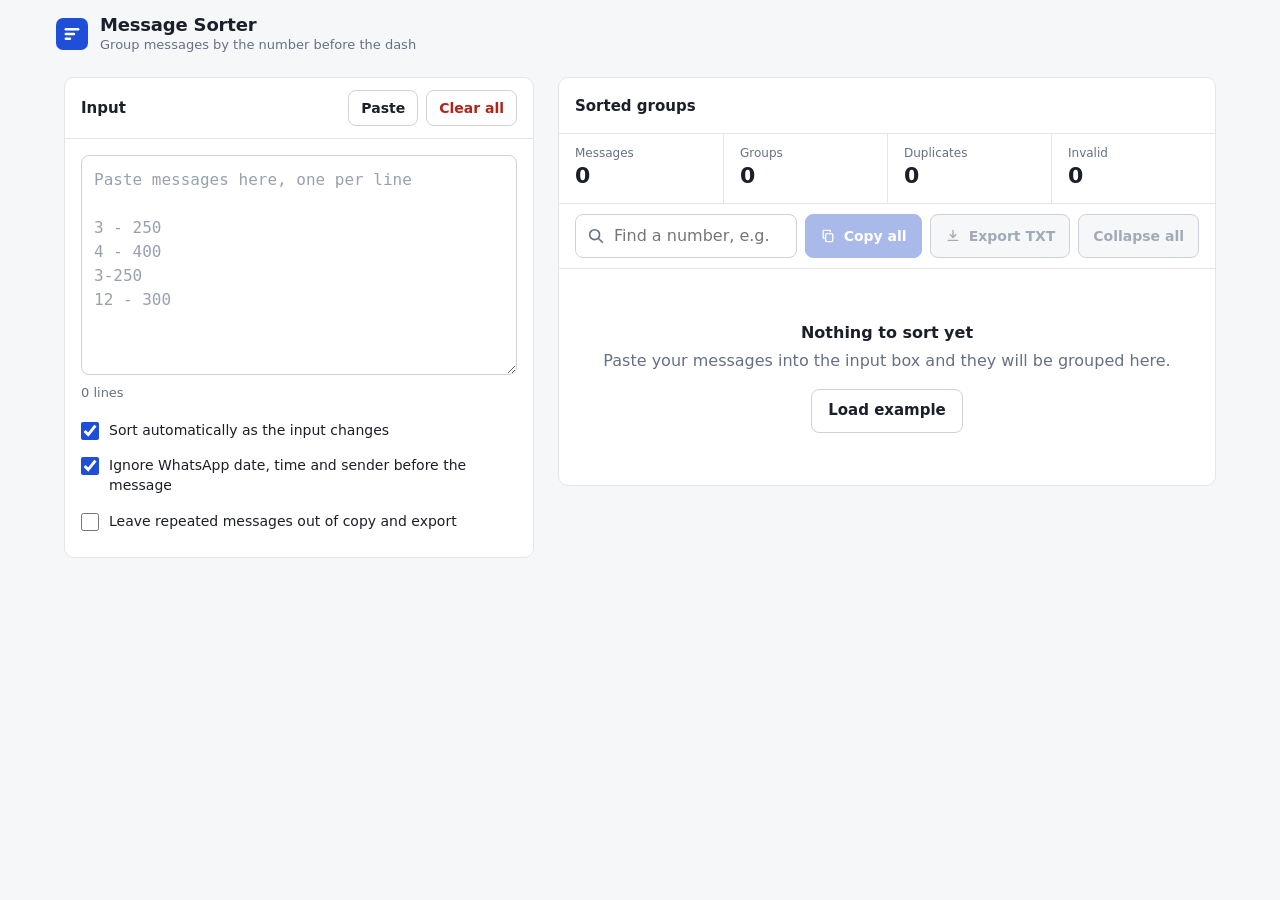
<file: index.html>
<!doctype html>
<html lang="en">
<head>
  <meta charset="utf-8">
  <meta name="viewport" content="width=device-width, initial-scale=1, viewport-fit=cover">
  <title>Message Sorter</title>
  <meta name="description" content="Paste WhatsApp messages and group them by the number before the dash. Runs entirely in your browser.">
  <meta name="theme-color" content="#ffffff">
  <meta name="mobile-web-app-capable" content="yes">
  <meta name="apple-mobile-web-app-capable" content="yes">
  <meta name="apple-mobile-web-app-title" content="Message Sorter">
  <link rel="manifest" href="manifest.json">
  <link rel="icon" href="icon.svg" type="image/svg+xml">
  <link rel="apple-touch-icon" href="icon-192.png">
  <link rel="stylesheet" href="styles.css">
</head>
<body>
  <header class="app-header">
    <div class="brand">
      <span class="brand-mark" aria-hidden="true">
        <svg viewBox="0 0 32 32" width="32" height="32"><rect width="32" height="32" rx="7" fill="currentColor"/><rect x="8.6" y="10" width="14.8" height="2.4" rx="1.2" fill="#fff"/><rect x="8.6" y="14.8" width="10.6" height="2.4" rx="1.2" fill="#fff"/><rect x="8.6" y="19.6" width="6.5" height="2.4" rx="1.2" fill="#fff"/></svg>
      </span>
      <div>
        <h1>Message Sorter</h1>
        <p>Group messages by the number before the dash</p>
      </div>
    </div>
    <button id="installBtn" class="btn btn-sm" type="button" hidden>Install app</button>
  </header>

  <main class="layout">
    <!-- INPUT -->
    <section class="panel input-panel" aria-labelledby="inputTitle">
      <div class="panel-head">
        <h2 id="inputTitle">Input</h2>
        <div class="head-actions">
          <button id="pasteBtn" class="btn btn-sm" type="button">Paste</button>
          <button id="clearBtn" class="btn btn-sm btn-quiet-danger" type="button">Clear all</button>
        </div>
      </div>
      <div class="panel-body">
        <label for="input" class="sr-only">Paste messages, one per line</label>
        <textarea id="input" spellcheck="false" autocomplete="off" autocapitalize="off" autocorrect="off"
          placeholder="Paste messages here, one per line&#10;&#10;3 - 250&#10;4 - 400&#10;3-250&#10;12 - 300"></textarea>

        <div class="input-meta">
          <span id="lineCount">0 lines</span>
          <a class="link mobile-only" href="#resultsPanel">View results</a>
        </div>

        <div class="options">
          <label class="check"><input type="checkbox" id="autoSort" checked><span>Sort automatically as the input changes</span></label>
          <label class="check"><input type="checkbox" id="stripPrefix" checked><span>Ignore WhatsApp date, time and sender before the message</span></label>
          <label class="check"><input type="checkbox" id="skipDupes"><span>Leave repeated messages out of copy and export</span></label>
        </div>

        <button id="sortBtn" class="btn btn-primary btn-block" type="button" hidden>Sort messages</button>
      </div>
    </section>

    <!-- RESULTS -->
    <section class="panel results-panel" id="resultsPanel" aria-labelledby="resultsTitle">
      <div class="panel-head">
        <h2 id="resultsTitle">Sorted groups</h2>
        <span id="resultNote" class="muted small"></span>
      </div>

      <dl class="stats" aria-label="Statistics">
        <div class="stat"><dt>Messages</dt><dd id="statTotal">0</dd></div>
        <div class="stat"><dt>Groups</dt><dd id="statGroups">0</dd></div>
        <div class="stat"><dt>Duplicates</dt><dd id="statDupes">0</dd></div>
        <div class="stat"><dt>Invalid</dt><dd id="statInvalid">0</dd></div>
      </dl>

      <div class="toolbar">
        <div class="search">
          <svg viewBox="0 0 20 20" width="18" height="18" aria-hidden="true"><circle cx="8.5" cy="8.5" r="5.5" fill="none" stroke="currentColor" stroke-width="1.8"/><path d="M13 13l4 4" stroke="currentColor" stroke-width="1.8" stroke-linecap="round"/></svg>
          <label for="search" class="sr-only">Search for a group number</label>
          <input id="search" type="search" inputmode="decimal" autocomplete="off" placeholder="Find a number, e.g. 3 or 3, 12">
        </div>
        <div class="toolbar-actions">
          <button id="copyAll" class="btn btn-primary" type="button" disabled>
            <svg viewBox="0 0 20 20" width="16" height="16" aria-hidden="true"><rect x="7" y="7" width="9" height="10" rx="1.8" fill="none" stroke="currentColor" stroke-width="1.7"/><path d="M13 4.5V4a1 1 0 0 0-1-1H5a1 1 0 0 0-1 1v8a1 1 0 0 0 1 1h.5" fill="none" stroke="currentColor" stroke-width="1.7" stroke-linecap="round"/></svg>
            <span class="label">Copy all</span>
          </button>
          <button id="exportBtn" class="btn" type="button" disabled>
            <svg viewBox="0 0 20 20" width="16" height="16" aria-hidden="true"><path d="M10 3v9m0 0l-3.5-3.5M10 12l3.5-3.5M4 15.5h12" fill="none" stroke="currentColor" stroke-width="1.7" stroke-linecap="round" stroke-linejoin="round"/></svg>
            <span class="label">Export TXT</span>
          </button>
          <button id="collapseAll" class="btn" type="button" disabled>Collapse all</button>
        </div>
      </div>

      <div id="staleNote" class="notice" hidden>The input has changed. Press <strong>Sort messages</strong> to update the results.</div>

      <div id="results" class="results"></div>

      <div id="grandTotal" class="grand-total" hidden>
        <div>
          <div id="grandLabel" class="grand-label">Grand total</div>
          <div id="grandMeta" class="grand-meta"></div>
        </div>
        <div id="grandValue" class="grand-value">0</div>
      </div>

      <details id="invalidBox" class="invalid-box" hidden>
        <summary><span id="invalidTitle">Invalid lines</span></summary>
        <p class="muted small">These lines do not start with a number followed by a dash, so they were left out of the groups.</p>
        <ul id="invalidList"></ul>
      </details>
    </section>
  </main>

  <div id="toast" class="toast" role="status" aria-live="polite" hidden></div>
  <noscript><p class="noscript">Message Sorter needs JavaScript to run.</p></noscript>

  <script src="sorter.js"></script>
  <script src="app.js"></script>
</body>
</html>
</file>
<file: styles.css>
:root {
  --bg: #f6f7f9;
  --surface: #ffffff;
  --border: #e3e6eb;
  --border-strong: #cdd2da;
  --text: #1a1f29;
  --muted: #667085;
  --accent: #1f4fd8;
  --accent-hover: #1a43b8;
  --accent-soft: #eef3ff;
  --warn-bg: #fff8e6;
  --warn-edge: #e0b23c;
  --warn-text: #7a5200;
  --danger: #b42318;
  --danger-soft: #fef3f2;
  --radius: 10px;
  --mono: ui-monospace, SFMono-Regular, Menlo, Consolas, "Roboto Mono", monospace;
}

*, *::before, *::after { box-sizing: border-box; }
[hidden] { display: none !important; }

html { -webkit-text-size-adjust: 100%; }

body {
  margin: 0;
  background: var(--bg);
  color: var(--text);
  font: 16px/1.5 system-ui, -apple-system, "Segoe UI", Roboto, "Helvetica Neue", Arial, sans-serif;
  -webkit-tap-highlight-color: transparent;
}

h1, h2, p, dl, dd, ul, ol { margin: 0; padding: 0; }
ul, ol { list-style: none; }

.sr-only {
  position: absolute; width: 1px; height: 1px; margin: -1px; padding: 0;
  overflow: hidden; clip: rect(0 0 0 0); white-space: nowrap; border: 0;
}
.muted { color: var(--muted); }
.small { font-size: 13px; }

:focus-visible { outline: 2px solid var(--accent); outline-offset: 2px; }

/* ---------- Header ---------- */
.app-header {
  display: flex; align-items: center; justify-content: space-between; gap: 12px;
  max-width: 1200px; margin: 0 auto;
  padding: 14px 16px 0;
  padding-top: max(14px, env(safe-area-inset-top));
}
.brand { display: flex; align-items: center; gap: 12px; min-width: 0; }
.brand-mark { color: var(--accent); display: inline-flex; flex: none; }
.brand h1 { font-size: 18px; line-height: 1.25; font-weight: 650; letter-spacing: -0.01em; }
.brand p { font-size: 13px; color: var(--muted); line-height: 1.3; }

/* ---------- Layout ---------- */
.layout {
  display: grid; grid-template-columns: minmax(0, 1fr); gap: 16px;
  max-width: 1200px; margin: 0 auto; padding: 16px;
  padding-bottom: max(24px, env(safe-area-inset-bottom));
}
.panel {
  background: var(--surface);
  border: 1px solid var(--border);
  border-radius: var(--radius);
}
.panel-head {
  display: flex; align-items: center; justify-content: space-between; gap: 12px;
  padding: 12px 16px; border-bottom: 1px solid var(--border);
  min-height: 56px;
}
.panel-head h2 { font-size: 15px; font-weight: 650; }
.head-actions { display: flex; gap: 8px; }
.panel-body { padding: 16px; }

.results-panel { scroll-margin-top: 8px; }

@media (min-width: 900px) {
  .layout { grid-template-columns: minmax(320px, 5fr) minmax(0, 7fr); gap: 24px; padding: 24px; align-items: start; }
  .input-panel { position: sticky; top: 16px; }
  #input { height: max(280px, calc(100vh - 360px)); }
  .mobile-only { display: none !important; }
}

/* ---------- Buttons ---------- */
.btn {
  display: inline-flex; align-items: center; justify-content: center; gap: 8px;
  min-height: 44px; padding: 0 16px;
  font: inherit; font-size: 15px; font-weight: 550; line-height: 1;
  color: var(--text); background: var(--surface);
  border: 1px solid var(--border-strong); border-radius: 8px;
  cursor: pointer; white-space: nowrap;
  touch-action: manipulation;
}
.btn:hover:not(:disabled) { background: #f3f5f8; }
.btn:active:not(:disabled) { background: #e9ecf1; }
.btn:disabled { color: #a3aab7; background: #f6f7f9; cursor: not-allowed; }
.btn svg { flex: none; }

.btn-primary { color: #fff; background: var(--accent); border-color: var(--accent); }
.btn-primary:hover:not(:disabled) { background: var(--accent-hover); }
.btn-primary:active:not(:disabled) { background: #163a99; }
.btn-primary:disabled { color: #fff; background: #a9b9ea; border-color: #a9b9ea; }

.btn-sm { min-height: 36px; padding: 0 12px; font-size: 14px; }
.btn-block { width: 100%; }
.btn-quiet-danger { color: var(--danger); }
.btn-quiet-danger:hover:not(:disabled) { background: var(--danger-soft); }

@media (pointer: coarse) {
  .btn-sm { min-height: 40px; }
}

.link { color: var(--accent); font-size: 14px; font-weight: 550; text-decoration: none; }
.link:hover { text-decoration: underline; }

/* ---------- Input ---------- */
#input {
  display: block; width: 100%; height: 220px; min-height: 160px; resize: vertical;
  padding: 12px; font: 16px/1.5 var(--mono); color: var(--text);
  background: #fff; border: 1px solid var(--border-strong); border-radius: 8px;
}
#input::placeholder { color: #98a1b0; }
#input:focus { outline: none; border-color: var(--accent); box-shadow: 0 0 0 3px rgba(31, 79, 216, 0.15); }

.input-meta {
  display: flex; justify-content: space-between; align-items: center;
  margin: 8px 0 12px; font-size: 13px; color: var(--muted);
}

.options { display: grid; gap: 4px; margin-bottom: 4px; }
.check { display: flex; align-items: flex-start; gap: 10px; padding: 6px 0; font-size: 14px; cursor: pointer; line-height: 1.4; }
.check input { flex: none; width: 18px; height: 18px; margin: 1px 0 0; accent-color: var(--accent); }
#sortBtn { margin-top: 12px; }

/* ---------- Stats ---------- */
.stats { display: grid; grid-template-columns: repeat(4, minmax(0, 1fr)); border-bottom: 1px solid var(--border); }
.stat { padding: 12px 16px; border-left: 1px solid var(--border); }
.stat:first-child { border-left: 0; }
.stat dt { font-size: 12px; color: var(--muted); line-height: 1.3; }
.stat dd { font-size: 22px; font-weight: 650; line-height: 1.3; font-variant-numeric: tabular-nums; }
.stat.is-flagged dd { color: var(--warn-text); }
.stat.is-bad dd { color: var(--danger); }

@media (max-width: 479px) {
  .stat { padding: 10px 10px; }
  .stat dd { font-size: 19px; }
}

/* ---------- Toolbar ---------- */
.toolbar {
  position: sticky; top: 0; z-index: 5;
  display: grid; gap: 8px; padding: 10px 16px;
  background: rgba(255, 255, 255, 0.98);
  border-bottom: 1px solid var(--border);
}
.search { position: relative; }
.search svg { position: absolute; left: 12px; top: 50%; transform: translateY(-50%); color: var(--muted); pointer-events: none; }
.search input {
  width: 100%; min-height: 44px; padding: 0 12px 0 38px;
  font: inherit; font-size: 16px; color: var(--text);
  background: #fff; border: 1px solid var(--border-strong); border-radius: 8px;
  -webkit-appearance: none; appearance: none;
}
.search input:focus { outline: none; border-color: var(--accent); box-shadow: 0 0 0 3px rgba(31, 79, 216, 0.15); }
.toolbar-actions { display: grid; grid-template-columns: repeat(3, minmax(0, 1fr)); gap: 8px; }
.toolbar-actions .btn { padding: 0 8px; font-size: 14px; }

@media (min-width: 640px) {
  .toolbar { grid-template-columns: minmax(180px, 1fr) auto; align-items: center; }
  .toolbar-actions { display: flex; }
  .toolbar-actions .btn { padding: 0 14px; }
}

/* ---------- Notices ---------- */
.notice {
  margin: 12px 16px 0; padding: 10px 12px; font-size: 14px;
  color: var(--warn-text); background: var(--warn-bg);
  border: 1px solid #f0d48a; border-radius: 8px;
}

/* ---------- Results ---------- */
.results { padding: 16px; display: grid; gap: 10px; min-height: 160px; align-content: start; }

.group { border: 1px solid var(--border); border-radius: 10px; background: #fff; }
.group-head { display: flex; align-items: center; gap: 4px; padding: 4px 8px 4px 4px; }
.group-toggle {
  flex: 1; min-width: 0; display: flex; align-items: center; gap: 10px;
  min-height: 44px; padding: 0 8px; font: inherit; color: inherit; text-align: left;
  background: none; border: 0; border-radius: 8px; cursor: pointer; touch-action: manipulation;
}
.group-toggle:hover { background: #f6f7f9; }
.chev {
  flex: none; width: 8px; height: 8px; margin: 0 4px 3px 2px;
  border-right: 2px solid var(--muted); border-bottom: 2px solid var(--muted);
  transform: rotate(45deg);
}
.is-collapsed .chev { transform: rotate(-45deg); margin: 0 4px 0 0; }
.group-num {
  font: 650 18px/1.2 var(--mono); color: var(--accent);
  background: var(--accent-soft); padding: 3px 10px; border-radius: 6px;
  max-width: 55%; overflow-wrap: anywhere;
}
.group-info { display: flex; flex-direction: column; min-width: 0; padding: 4px 0; }
.group-total { font-size: 17px; font-weight: 650; line-height: 1.25; font-variant-numeric: tabular-nums; overflow-wrap: anywhere; }
.group-total .lbl { font-size: 12px; font-weight: 500; color: var(--muted); margin-right: 2px; }
.group-count { font-size: 12.5px; line-height: 1.3; color: var(--muted); }
.group-head .btn { flex: none; }

.msgs { border-top: 1px solid var(--border); }
.is-collapsed .msgs { display: none; }
.msg {
  display: flex; flex-wrap: wrap; align-items: baseline; justify-content: space-between; gap: 4px 12px;
  padding: 10px 14px; border-bottom: 1px solid var(--border);
  font-size: 15px; font-variant-numeric: tabular-nums;
}
.msg:last-child { border-bottom: 0; border-radius: 0 0 9px 9px; }
.msg-text { min-width: 0; overflow-wrap: anywhere; white-space: pre-wrap; }
.msg.is-dup { background: var(--warn-bg); box-shadow: inset 3px 0 0 var(--warn-edge); }
.tag {
  flex: none; font-size: 12px; font-weight: 600; color: var(--warn-text);
  background: #fdecb9; padding: 1px 8px; border-radius: 999px;
}

.grand-total {
  display: flex; align-items: center; justify-content: space-between; gap: 16px;
  margin: 0 16px 16px; padding: 14px 16px;
  background: var(--accent-soft); border: 1px solid #c9d7fb; border-radius: 10px;
}
.grand-label { font-size: 15px; font-weight: 650; }
.grand-meta { font-size: 13px; color: var(--muted); }
.grand-value {
  font-size: 26px; font-weight: 700; line-height: 1.2; color: var(--accent);
  font-variant-numeric: tabular-nums; text-align: right; overflow-wrap: anywhere;
}

.empty { text-align: center; padding: 36px 16px; color: var(--muted); }
.empty strong { display: block; color: var(--text); font-size: 16px; margin-bottom: 4px; }
.empty .btn { margin-top: 16px; }

/* ---------- Invalid lines ---------- */
.invalid-box { margin: 0 16px 16px; border: 1px solid var(--border); border-radius: 10px; padding: 0 14px; }
.invalid-box summary { min-height: 44px; display: flex; align-items: center; font-size: 14px; font-weight: 600; color: var(--danger); cursor: pointer; }
.invalid-box p { margin-bottom: 8px; }
.invalid-box ul { max-height: 260px; overflow: auto; margin-bottom: 12px; border-top: 1px solid var(--border); }
.invalid-box li { display: flex; gap: 12px; padding: 8px 0; border-bottom: 1px solid var(--border); font-size: 14px; }
.invalid-box .ln { flex: none; min-width: 44px; color: var(--muted); font-variant-numeric: tabular-nums; }
.invalid-box .tx { min-width: 0; overflow-wrap: anywhere; }

/* ---------- Toast ---------- */
.toast {
  position: fixed; left: 50%; bottom: max(20px, env(safe-area-inset-bottom)); transform: translateX(-50%);
  z-index: 20; display: flex; align-items: center; gap: 16px;
  max-width: calc(100vw - 32px); padding: 12px 16px;
  font-size: 14px; color: #fff; background: #1a1f29; border-radius: 8px;
  box-shadow: 0 6px 24px rgba(16, 24, 40, 0.25);
}
.toast-action {
  font: inherit; font-weight: 650; color: #9db8ff; background: none; border: 0;
  padding: 6px 4px; cursor: pointer; min-height: 32px;
}

.noscript { padding: 16px; text-align: center; color: var(--danger); }

@media print {
  .input-panel, .toolbar, .app-header, .toast, .group-head .btn { display: none !important; }
  .layout { display: block; padding: 0; }
  .panel { border: 0; }
  .is-collapsed .msgs { display: block; }
}
</file>
